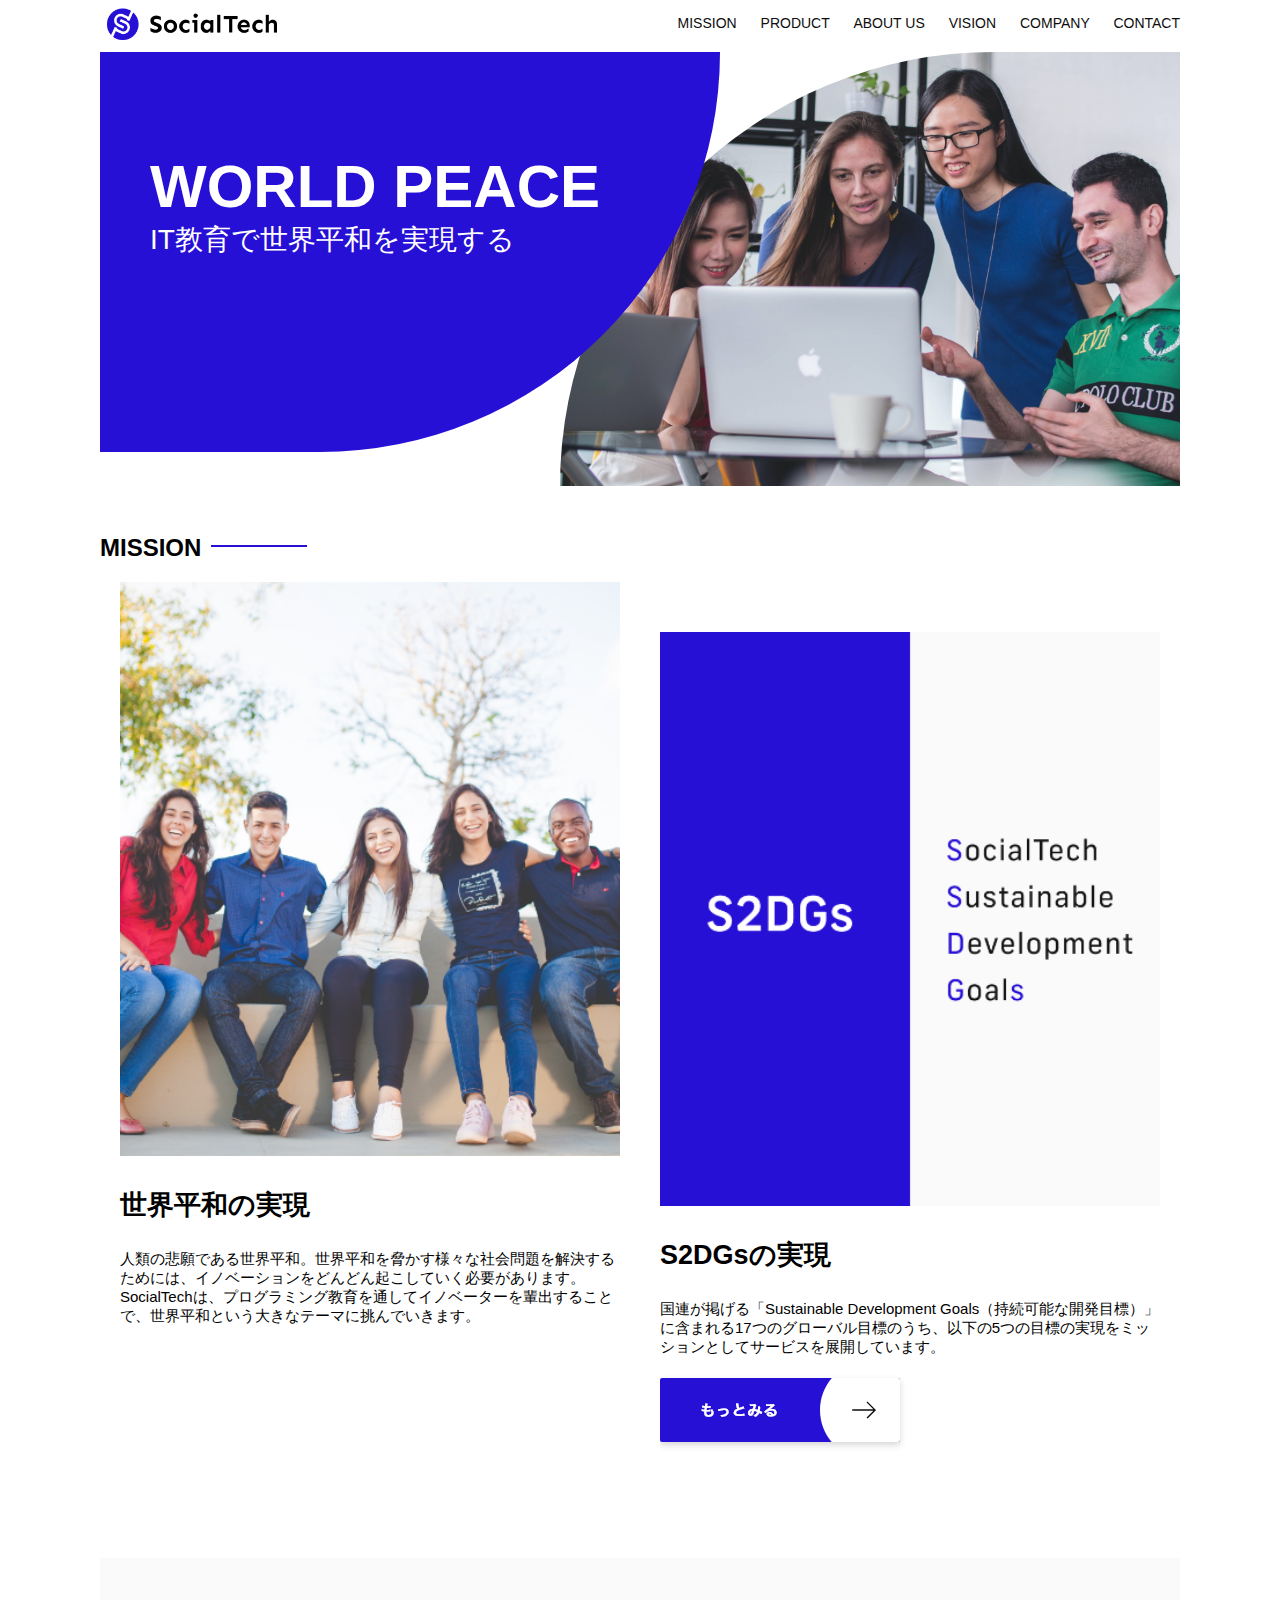
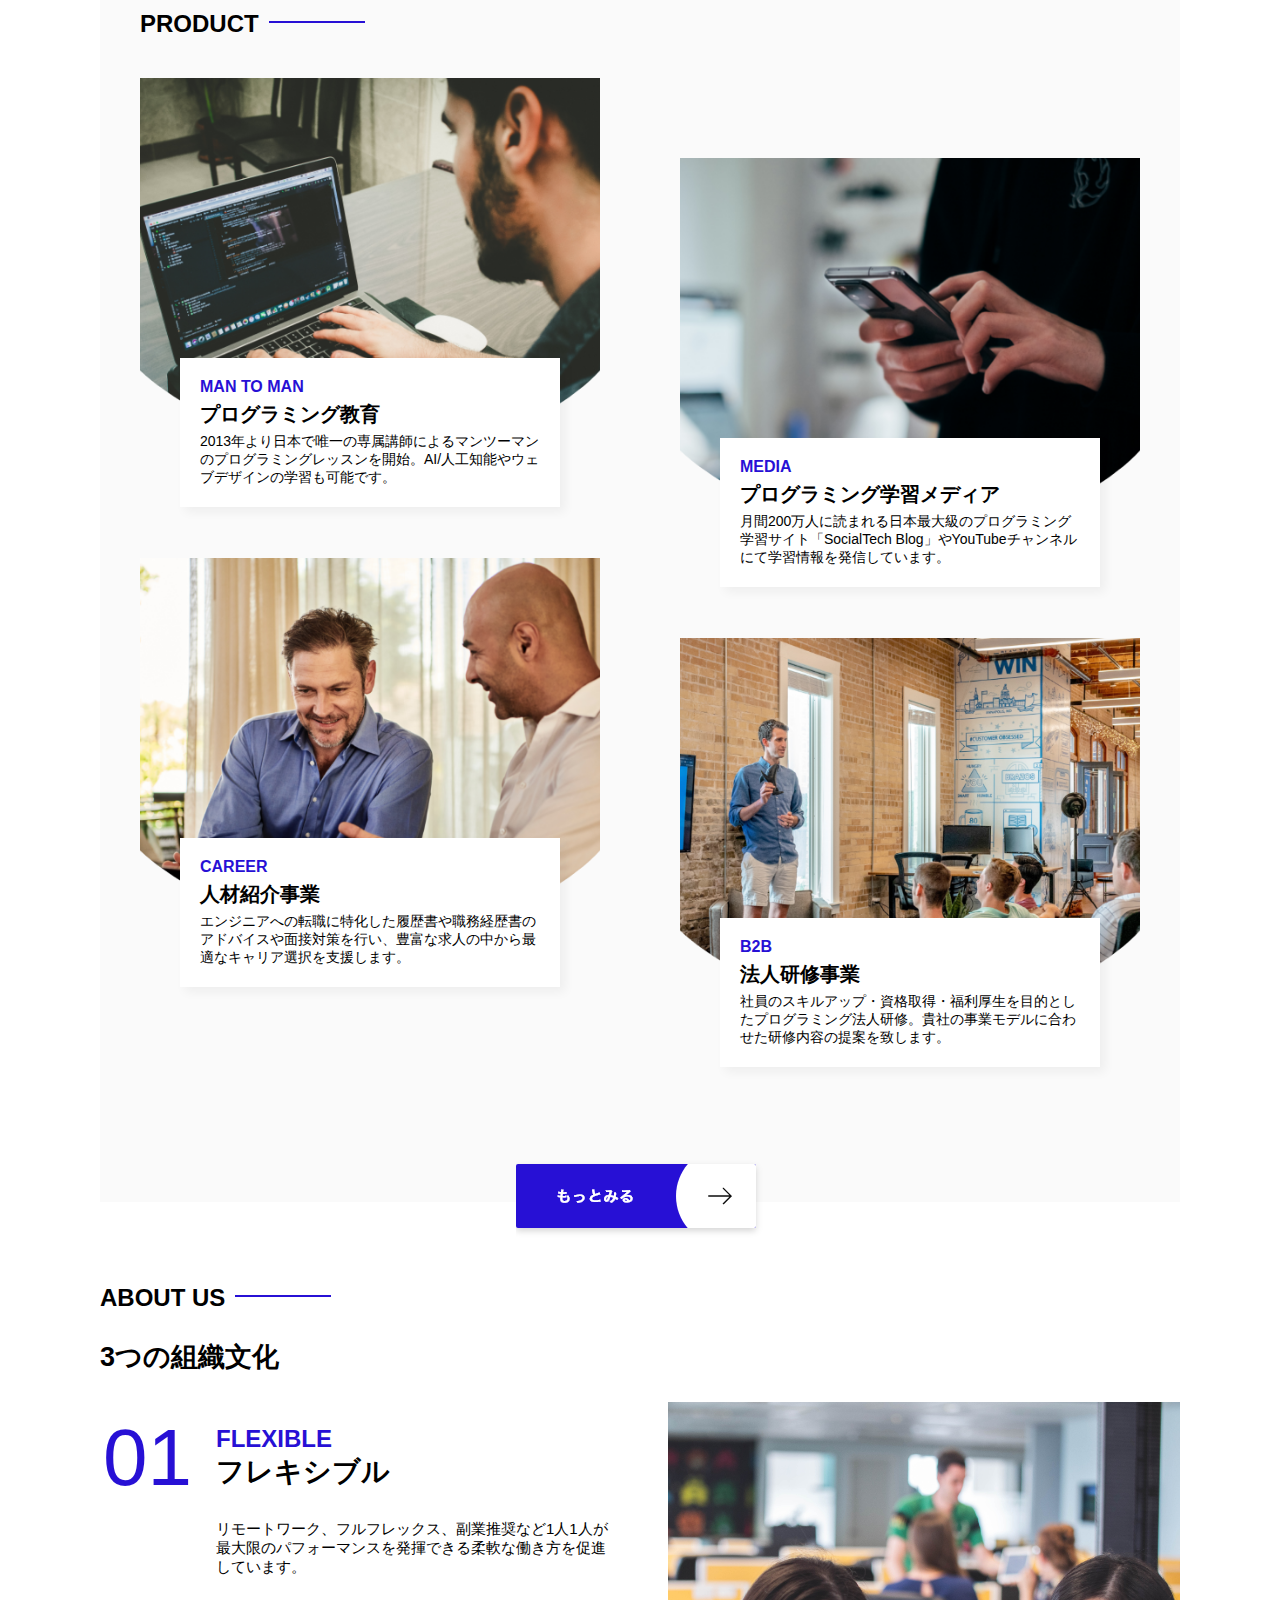
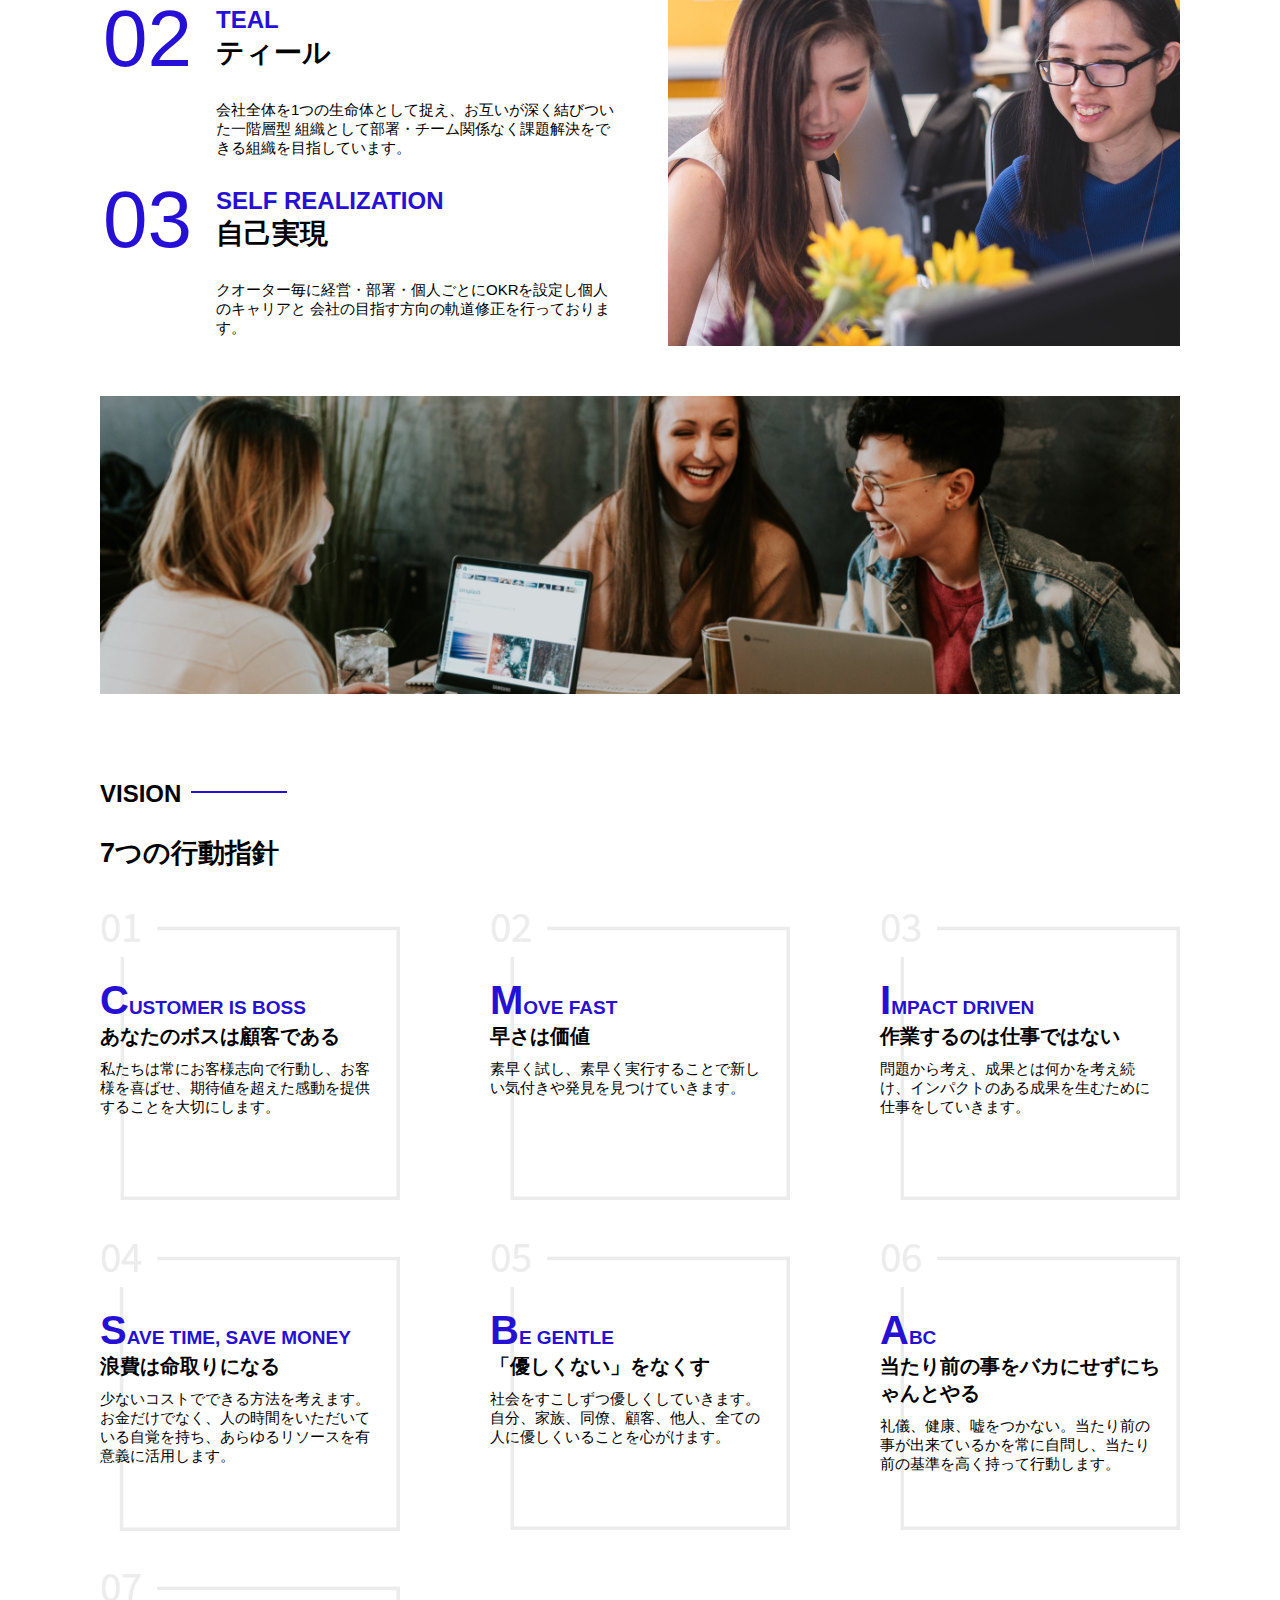
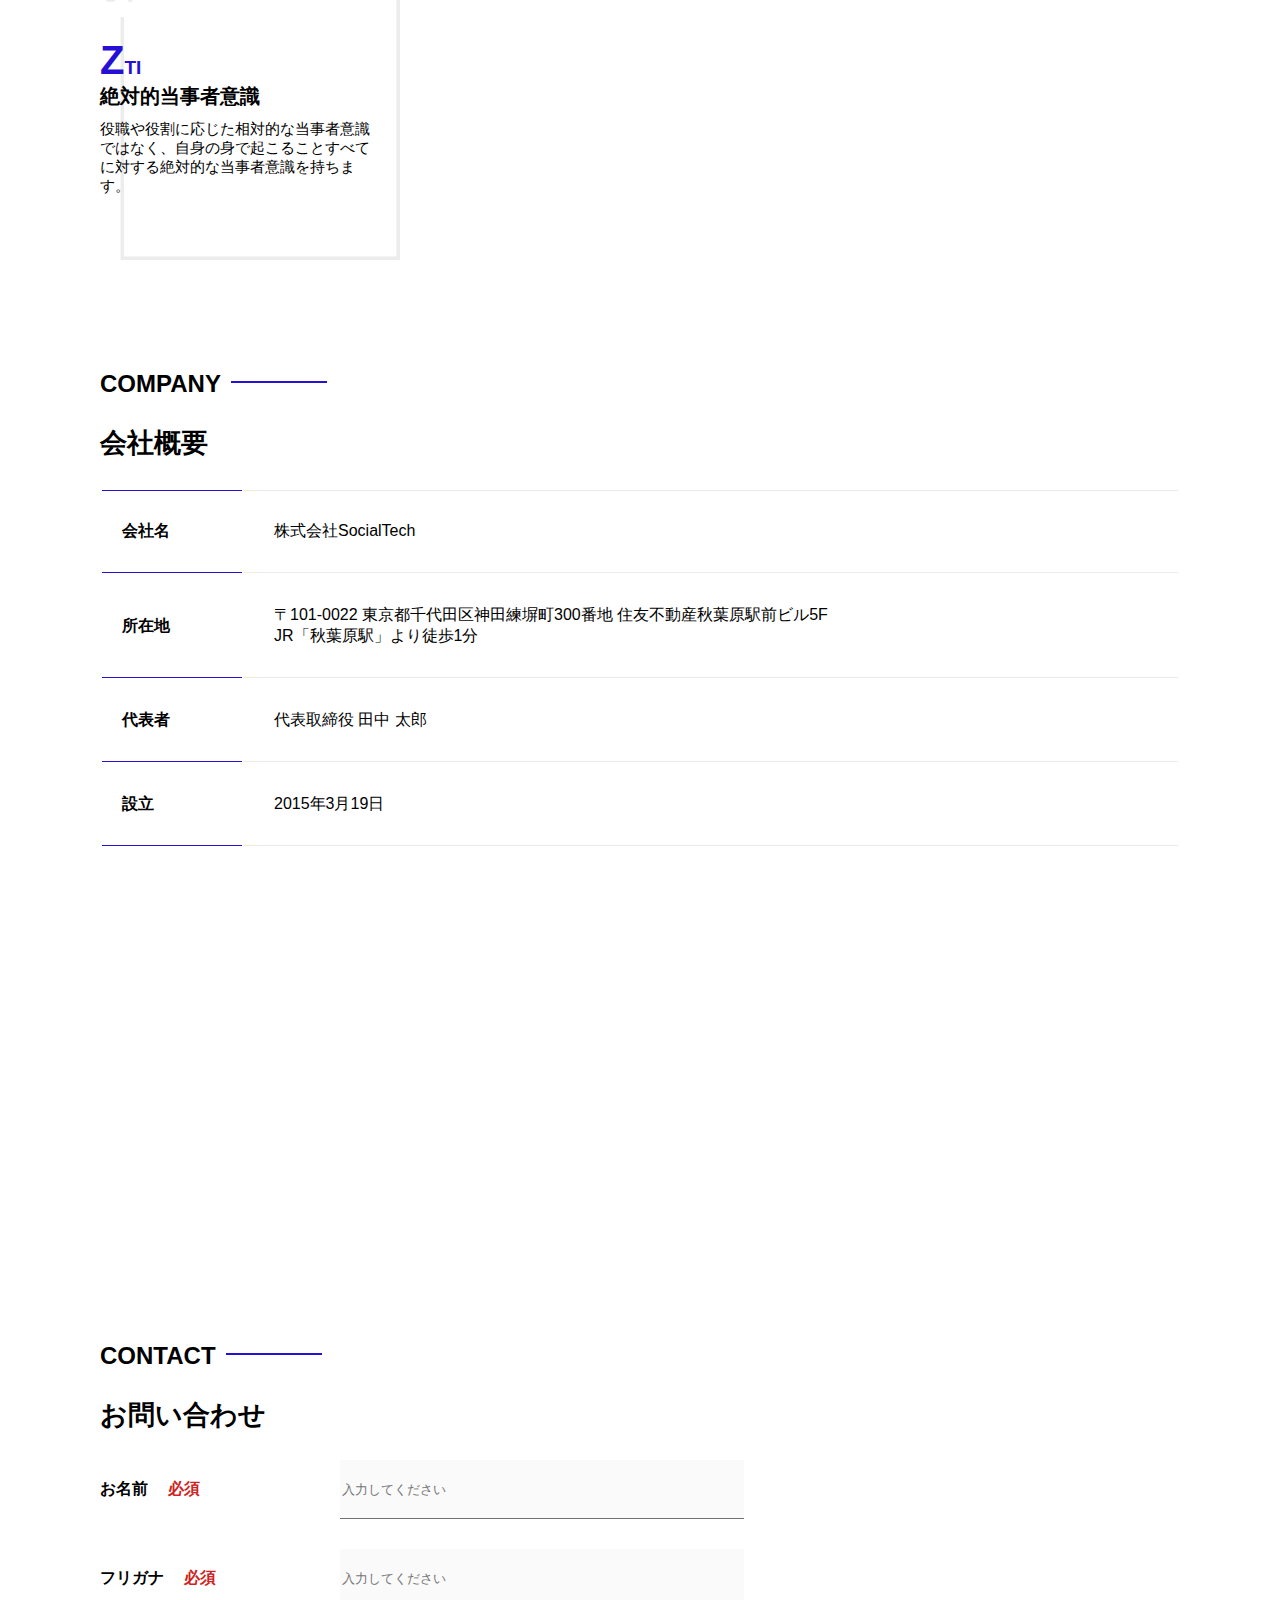
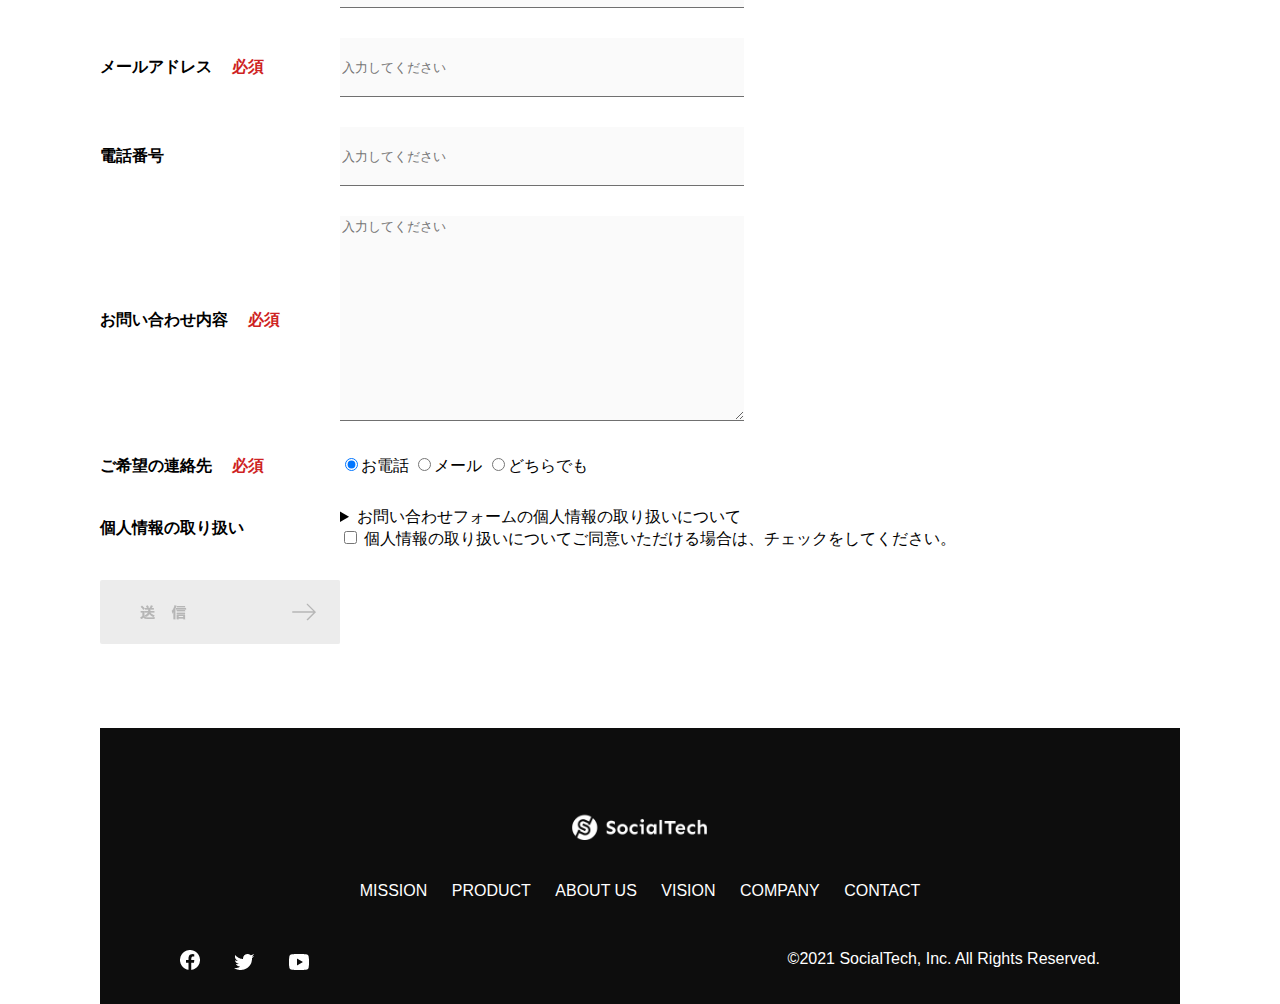
<file: index.html>
<!DOCTYPE html>
  <html>
  <head>
   <title>SocialTech</title>
   <meta charset="UTF-8">
   <meta name="description" content="SocialTechはEdTech業界のリーディングカンパニーを目指します。">
   <meta name="viewport" content="width=device-width, initial-scale=1.0">
   <link rel="stylesheet" href="style.css">
   <style>
    img:not([alt]) {
      border: 10px solid red;
    }
  </style>
  </head>
  <body>
    <!-- ヘッダー -->
   <header>
    <!-- ロゴ -->
    <a href="index.html" id="logo"><img src="images/logo.png" alt="トップページに戻る"></a>
    <!-- PC用ナビゲーション -->
    <nav id="nav-pc">
      <a href="mission.html">MISSION</a>
      <a href="product.html">PRODUCT</a>
      <a href="index.html#aboutus">ABOUT US</a>
      <a href="index.html#vision">VISION</a>
      <a href="index.html#company">COMPANY</a>
      <a href="index.html#contact">CONTACT</a>
    </nav>
    <!-- スマホ用メニューボタン -->
    <img id="menu-sp" src="images/button-menu.png" alt="ナビゲーションを開く" onclick="document.getElementById('nav-sp').style.display = 'block'">
    <!-- スマホ用ナビゲーション -->
    <nav id="nav-sp">
      <img id="close" src="images/button-close.png" alt="ナビゲーションを閉じる" onclick="document.getElementById('nav-sp').style.display = 'none'">
      <a id="logo-sp" href="index.html" onclick="document.getElementById('nav-sp').style.display = 'none'"><img
          src="images/logo-sp.png" alt="トップページに戻る"></a>
      <a class="menu" href="mission.html" onclick="document.getElementById('nav-sp').style.display = 'none'">MISSION</a>
      <a class="menu" href="product.html" onclick="document.getElementById('nav-sp').style.display = 'none'">PRODUCT</a>
      <a class="menu" href="index.html#aboutus" onclick="document.getElementById('nav-sp').style.display = 'none'">ABOUT
        US</a>
      <a class="menu" href="index.html#vision"
        onclick="document.getElementById('nav-sp').style.display = 'none'">VISION</a>
      <a class="menu" href="index.html#company"
        onclick="document.getElementById('nav-sp').style.display = 'none'">COMPANY</a>
      <a class="menu" href="index.html#contact"
        onclick="document.getElementById('nav-sp').style.display = 'none'">CONTACT</a>
      <div id="sns">
        <a href="https://www.facebook.com/sejuku2013"><img src="images/button-facebook.png" alt="Facebookのリンク"></a>
        <a href="https://twitter.com/samuraijuku"><img src="images/button-twitter.png" alt="Twitterのリンク"></a>
        <a href="https://www.youtube.com/channel/UCCFOQO5aDK0xXam4cUQXT8g"><img src="images/button-youtube.png" alt="YouTubeのリンク"></a>
      </div>
    </nav>
  </header>
  <main>
    <article>
      <!-- メインビジュアル -->
      <section id="main-visual">
        <div id="main-message">
          <h1>WORLD PEACE</h1>
          <p>IT教育で世界平和を実現する</p>
      </div>
      <img src="images/index/index-main.png" alt="PCの周りに集まる多国籍の仲間たち">
      </section>
      <!--ミッション-->
      <section id="mission">
        <h2 class="index-h2">MISSION</h2>
       <div id="mission-flex">
         <div>
            <img id="mission-photo" src="images/index/index-mission.png" alt="屋外のベンチで写真を撮影する多国籍の仲間たち">
            <h3>世界平和の実現</h3>
            <p>
              人類の悲願である世界平和。世界平和を脅かす様々な社会問題を解決するためには、イノベーションをどんどん起こしていく必要があります。SocialTechは、プログラミング教育を通してイノベーターを輩出することで、世界平和という大きなテーマに挑んでいきます。
            </p>
         </div>
         <div>
          <img id="s2dgs" src="images/index/s2dgs.png" alt="S2DGs">
             <h3>S2DGsの実現</h3>
             <p>国連が掲げる「Sustainable Development Goals（持続可能な開発目標）」に含まれる17つのグローバル目標のうち、以下の5つの目標の実現をミッションとしてサービスを展開しています。</p>
             <a href="mission.html">
               <img src="images/button-more.png" alt="もっとみる">
             </a>
         </div>
       </div>
     </section>
     <!-- プロダクト -->
     <section id="product">
      <h2 class="index-h2">PRODUCT</h2>
      <div>
        <div id="product-left">
          <div>
            <img class="product-photo" src="images/index/index-mantoman.png" alt="PCでコードを書く男性">
            <div class="product-explain">
              <span>MAN TO MAN</span>
              <h3>プログラミング教育</h3>
              <p>2013年より日本で唯一の専属講師によるマンツーマンのプログラミングレッスンを開始。AI/人工知能やウェブデザインの学習も可能です。</p>
            </div>
          </div>
          <div>
            <img class="product-photo" src="images/index/index-career.png" alt="笑顔で話し合う2人の男性">
            <div class="product-explain">
              <span>CAREER</span>
              <h3>人材紹介事業</h3>
              <p>エンジニアへの転職に特化した履歴書や職務経歴書のアドバイスや面接対策を行い、豊富な求人の中から最適なキャリア選択を支援します。</p>
            </div>
          </div>
        </div>
        <div id="product-right">
          <div>
            <img class="product-photo" src="images/index/index-media.png" alt="スマートフォンを操作する人">
            <div class="product-explain">
              <span>MEDIA</span>
              <h3>プログラミング学習メディア</h3>
              <p>月間200万人に読まれる日本最大級のプログラミング学習サイト「SocialTech Blog」やYouTubeチャンネルにて学習情報を発信しています。</p>
            </div>
          </div>
          <div>
            <img class="product-photo" src="images/index/index-b2b.png" alt="講演中の男性とそれを聴く人々">
            <div class="product-explain">
              <span>B2B</span>
              <h3>法人研修事業</h3>
              <p>社員のスキルアップ・資格取得・福利厚生を目的としたプログラミング法人研修。貴社の事業モデルに合わせた研修内容の提案を致します。</p>
            </div>
          </div>
        </div>
      </div>
      <div>
        <a id="product-more" href="product.html">
          <img src="images/button-more.png" alt="もっとみる">
        </a>
      </div>
        </div>
      </div>
    </section>
     <!---ABOUT US-->
     <section id="aboutus">
      <h2 class="index-h2">ABOUT US</h2>
      <h3>3つの組織文化</h3>
      <div>
        <table class="culture-table">
          <tr>
            <td>
              <span class="culture-num">01</span>
            </td>
            <td>
              <span class="culture-en">FLEXIBLE</span>
              <span class="culture-jp">フレキシブル</span>
            </td>
          </tr>
          <tr>
            <td>
              <!--空のセル-->
            </td>
            <td>
              <p class="culture-description">
                リモートワーク、フルフレックス、副業推奨など1人1人が最大限のパフォーマンスを発揮できる柔軟な働き方を促進しています。
              </p>
            </td>
          </tr>
          <tr>
            <td>
              <span class="culture-num">02</span>
            </td>
            <td>
              <span class="culture-en">TEAL</span>
              <span class="culture-jp">ティール</span>
            </td>
          </tr>
          <tr>
            <td>
              <!--空のセル-->
            </td>
            <td>
              <p class="culture-description">
                会社全体を1つの生命体として捉え、お互いが深く結びついた一階層型
                組織として部署・チーム関係なく課題解決をできる組織を目指しています。
              </p>
            </td>
          </tr>
          <tr>
            <td>
              <span class="culture-num">03</span>
            </td>
            <td>
              <span class="culture-en">SELF REALIZATION</span>
              <span class="culture-jp">自己実現</span>
            </td>
          </tr>
          <tr>
            <td>
              <!--空のセル-->
            </td>
            <td>
              <p class="culture-description">
                クオーター毎に経営・部署・個人ごとにOKRを設定し個人のキャリアと
                会社の目指す方向の軌道修正を行っております。
              </p>
            </td>
          </tr>
        </table>
        <img class="culture-img" src="images/index/index-aboutus1.png" alt="笑顔で話し合う2人の女性">
      </div>
      <img class="culture-img2" src="images/index/index-aboutus2.png" alt="笑顔で話し合う3人の男女">
    </section>
    <!-- VISION -->
    <section id="vision">
      <h2 class="index-h2">VISION</h2>
      <h3>7つの行動指針</h3>
      <div>
        <div class="vision-box">
          <img src="images/index/vision-01.png" alt="01">
          <span>
            <h4>CUSTOMER IS BOSS</h4>
            <h5>あなたのボスは顧客である</h5>
            <p>私たちは常にお客様志向で行動し、お客様を喜ばせ、期待値を超えた感動を提供することを大切にします。</p>
          </span>
        </div>
        <div class="vision-box">
          <img src="images/index/vision-02.png" alt="02">
          <span>
            <h4>MOVE FAST</h4>
            <h5>早さは価値</h5>
            <p>素早く試し、素早く実行することで新しい気付きや発見を見つけていきます。</p>
          </span>
        </div>
        <div class="vision-box">
          <img src="images/index/vision-03.png" alt="03">
          <span>
            <h4>IMPACT DRIVEN</h4>
            <h5>作業するのは仕事ではない</h5>
            <p>問題から考え、成果とは何かを考え続け、インパクトのある成果を生むために仕事をしていきます。</p>
          </span>
        </div>
        <div class="vision-box">
          <img src="images/index/vision-04.png" alt="04">
          <span>
            <h4>SAVE TIME, SAVE MONEY</h4>
            <h5>浪費は命取りになる</h5>
            <p>少ないコストでできる方法を考えます。お金だけでなく、人の時間をいただいている自覚を持ち、あらゆるリソースを有意義に活用します。</p>
          </span>
        </div>
        <div class="vision-box">
          <img src="images/index/vision-05.png" alt="05">
          <span>
            <h4>BE GENTLE</h4>
            <h5>「優しくない」をなくす</h5>
            <p>社会をすこしずつ優しくしていきます。自分、家族、同僚、顧客、他人、全ての人に優しくいることを心がけます。</p>
          </span>
        </div>
        <div class="vision-box">
          <img src="images/index/vision-06.png" alt="06">
          <span>
            <h4>ABC</h4>
            <h5>当たり前の事をバカにせずにちゃんとやる</h5>
            <p>礼儀、健康、嘘をつかない。当たり前の事が出来ているかを常に自問し、当たり前の基準を高く持って行動します。</p>
          </span>
        </div>
        <div class="vision-box">
          <img src="images/index/vision-07.png" alt="07">
          <span>
            <h4>ZTI</h4>
            <h5>絶対的当事者意識</h5>
            <p>役職や役割に応じた相対的な当事者意識ではなく、自身の身で起こることすべてに対する絶対的な当事者意識を持ちます。</p>
          </span>
        </div>
      </div>
    </section>

    <!-- COMPANY -->
    <section id="company">
      <h2 class="index-h2">COMPANY</h2>
      <h3>会社概要</h3>
      <table id="company-table">
        <tr>
          <th class="tableheader-first">会社名</th>
          <td class="cell-first">株式会社SocialTech</td>
        </tr>
        <tr>
          <th class="tableheader">所在地</th>
          <td class="cell">〒101-0022 東京都千代田区神田練塀町300番地 住友不動産秋葉原駅前ビル5F<br>JR「秋葉原駅」より徒歩1分</td>
        </tr>
        <tr>
          <th class="tableheader">代表者</th>
          <td class="cell">代表取締役 田中 太郎</td>
        </tr>
        <tr>
          <th class="tableheader">設立</th>
          <td class="cell">2015年3月19日</td>
        </tr>
      </table>
      <iframe
           src="https://www.google.com/maps/embed?pb=!1m18!1m12!1m3!1d3240.0688551336807!2d139.7720776771055!3d35.69992317258124!2m3!1f0!2f0!3f0!3m2!1i1024!2i768!4f13.1!3m3!1m2!1s0x60188fee13660e23%3A0x77137876edf742ac!2z5L2P5Y-L5LiN5YuV55Sj56eL6JGJ5Y6f6aeF5YmN44OT44Or!5e0!3m2!1sja!2sjp!4v1704858013291!5m2!1sja!2sjp"
           style="border:0;" allowfullscreen="" loading="lazy">
         </iframe>
    </section>
    <!-- お問い合わせフォーム -->
    <section id="contact">
      <h2 class="index-h2">CONTACT</h2>
      <h3>お問い合わせ</h3>
      <form>
        <div>
          <div class="contact-heading">
            <label class="contact-label">お名前<span class="contact-span">必須</span></label>
          </div>
          <div>
            <input type="text" name="name" placeholder="入力してください" class="contact-textbox">
          </div>
        </div>
        <div>
          <div class="contact-heading">
            <label class="contact-label">フリガナ<span class="contact-span">必須</span></label>
          </div>
          <div>
            <input type="text" name="hurigana" placeholder="入力してください" class="contact-textbox">
          </div>
        </div>
        <div>
          <div class="contact-heading">
            <label class="contact-label">メールアドレス<span class="contact-span">必須</span></label>
          </div>
          <div>
            <input type="text" name="email" placeholder="入力してください" class="contact-textbox">
          </div>
        </div>
        <div>
          <div class="contact-heading">
            <label class="contact-label">電話番号</label>
          </div>
          <div>
            <input type="text" name="tel" placeholder="入力してください" class="contact-textbox">
          </div>
        </div>
        <div>
          <div class="contact-heading">
            <label class="contact-label">お問い合わせ内容<span class="contact-span">必須</span></label>
          </div>
          <div>
            <textarea class="contact-textarea" placeholder="入力してください" name="message"></textarea>
          </div>
        </div>
        <div>
          <div class="contact-heading">
            <label class="contact-label">ご希望の連絡先<span class="contact-span">必須</span></label>
          </div>
          <div>
            <input class="radiobutton" type="radio" value="tel" name="contact" checked><label>お電話</label>
            <input class="radiobutton" type="radio" value="mail" name="contact"><label>メール</label>
            <input class="radiobutton" type="radio" value="both" name="contact"><label>どちらでも</label>
          </div>
        </div>
        <div>
          <div class="contact-heading">
            <label class="contact-label">個人情報の取り扱い</label>
          </div>
          <div>
            <details>
              <summary>お問い合わせフォームの個人情報の取り扱いについて</summary>
              <div>
                <span>１．組織の名称又は氏名</span><br>
                株式会社SocialTech<br><br>
                <span>２．個人情報保護管理者（若しくはその代理人）の氏名又は職名、所属及び連絡先
                  鈴木 一郎 コーポレート部</span><br>
                メールアドレス：samurai@example.com<br>
                TEL：03-1234-5678<br>
                <span>３．個人情報の利用目的</span><br>
                ・本サービス及び本サービスに関連する情報の提供又はそれらに関する連絡のため<br>
                ・ユーザーの本人確認のため<br>
                ・当社サービスのご案内のため<br>
                ・当社の商品等の広告または宣伝（電子メールによるものを含むものとします。）<br><br>
                <span>４．個人情報の取り扱い業務の委託</span><br>
                個人情報の取扱業務の全部または一部を外部に業務委託する場合があります。<br>
                その際、弊社は、個人情報を適切に保護できる管理体制を敷き実行していることを条件として<br>
                委託先を厳選したうえで、機密保持契約を委託先と締結し、お客様の個人情報を厳密に管理させます。<br><br>
                <span>５．個人情報の開示等の請求</span><br>
                お客様は、弊社に対してご自身の個人情報の開示等（利用目的の通知、開示、内容の訂正・追加・削除、利用の停止または消去、第三者への提供の停止）に関して、当社問合わせ窓口に申し出ることができます。<br>
                その際、弊社はお客様ご本人を確認させていただいたうえで、合理的な期間内に対応いたします。<br><br>
                なお、個人情報に関する弊社問合わせ先は、次の通りです。<br><br>
                株式会社SocialTech　個人情報問合せ窓口<br>
                〒101-0022 東京都千代田区神田練塀町300番地 住友不動産秋葉原駅前ビル5F<br>
                メールアドレス：samurai@example.com　TEL：03-1234-5678<br><br>
                <span>６．個人情報を提供されることの任意性について</span><br><br>
                お客様がご自身の個人情報を弊社に提供されるか否かは、お客様のご判断によりますが、もしご提供されない場合には、適切なサービスが提供できない場合がありますので予めご了承ください。
              </div>
            </details>
            <input type="checkbox" name="agree">
            <span>個人情報の取り扱いについてご同意いただける場合は、チェックをしてください。</span>
          </div>
        </div>
        <input type="image" src="images/button-submit.png" alt="送信する">
      </form>
    </section>
    </article>
  </main>
  </body>
  <footer>
    <div id="footer-logo">
      <img src="images/logo-sp.png" alt="SocialTech">
    </div>
    <div id="footer-link">
      <a href="mission.html">MISSION</a>
      <a href="product.html">PRODUCT</a>
      <a href="index.html#aboutus">ABOUT US</a>
      <a href="index.html#vision">VISION</a>
      <a href="index.html#company">COMPANY</a>
      <a href="index.html#contact">CONTACT</a>
    </div>
    <div id="sns-footer">
      <a href="https://www.facebook.com/sejuku2013"><img src="images/button-facebook.png" alt="Facebookのリンク"></a>
      <a href="https://twitter.com/samuraijuku"><img src="images/button-twitter.png" alt="Twitterのリンク"></a>
      <a href="https://www.youtube.com/channel/UCCFOQO5aDK0xXam4cUQXT8g"><img src="images/button-youtube.png" alt="YouTubeのリンク"></a>
      <span id="copyright">&copy;2021 SocialTech, Inc. All Rights Reserved. </span>
    </div>
  </footer>
  </html>
</file>
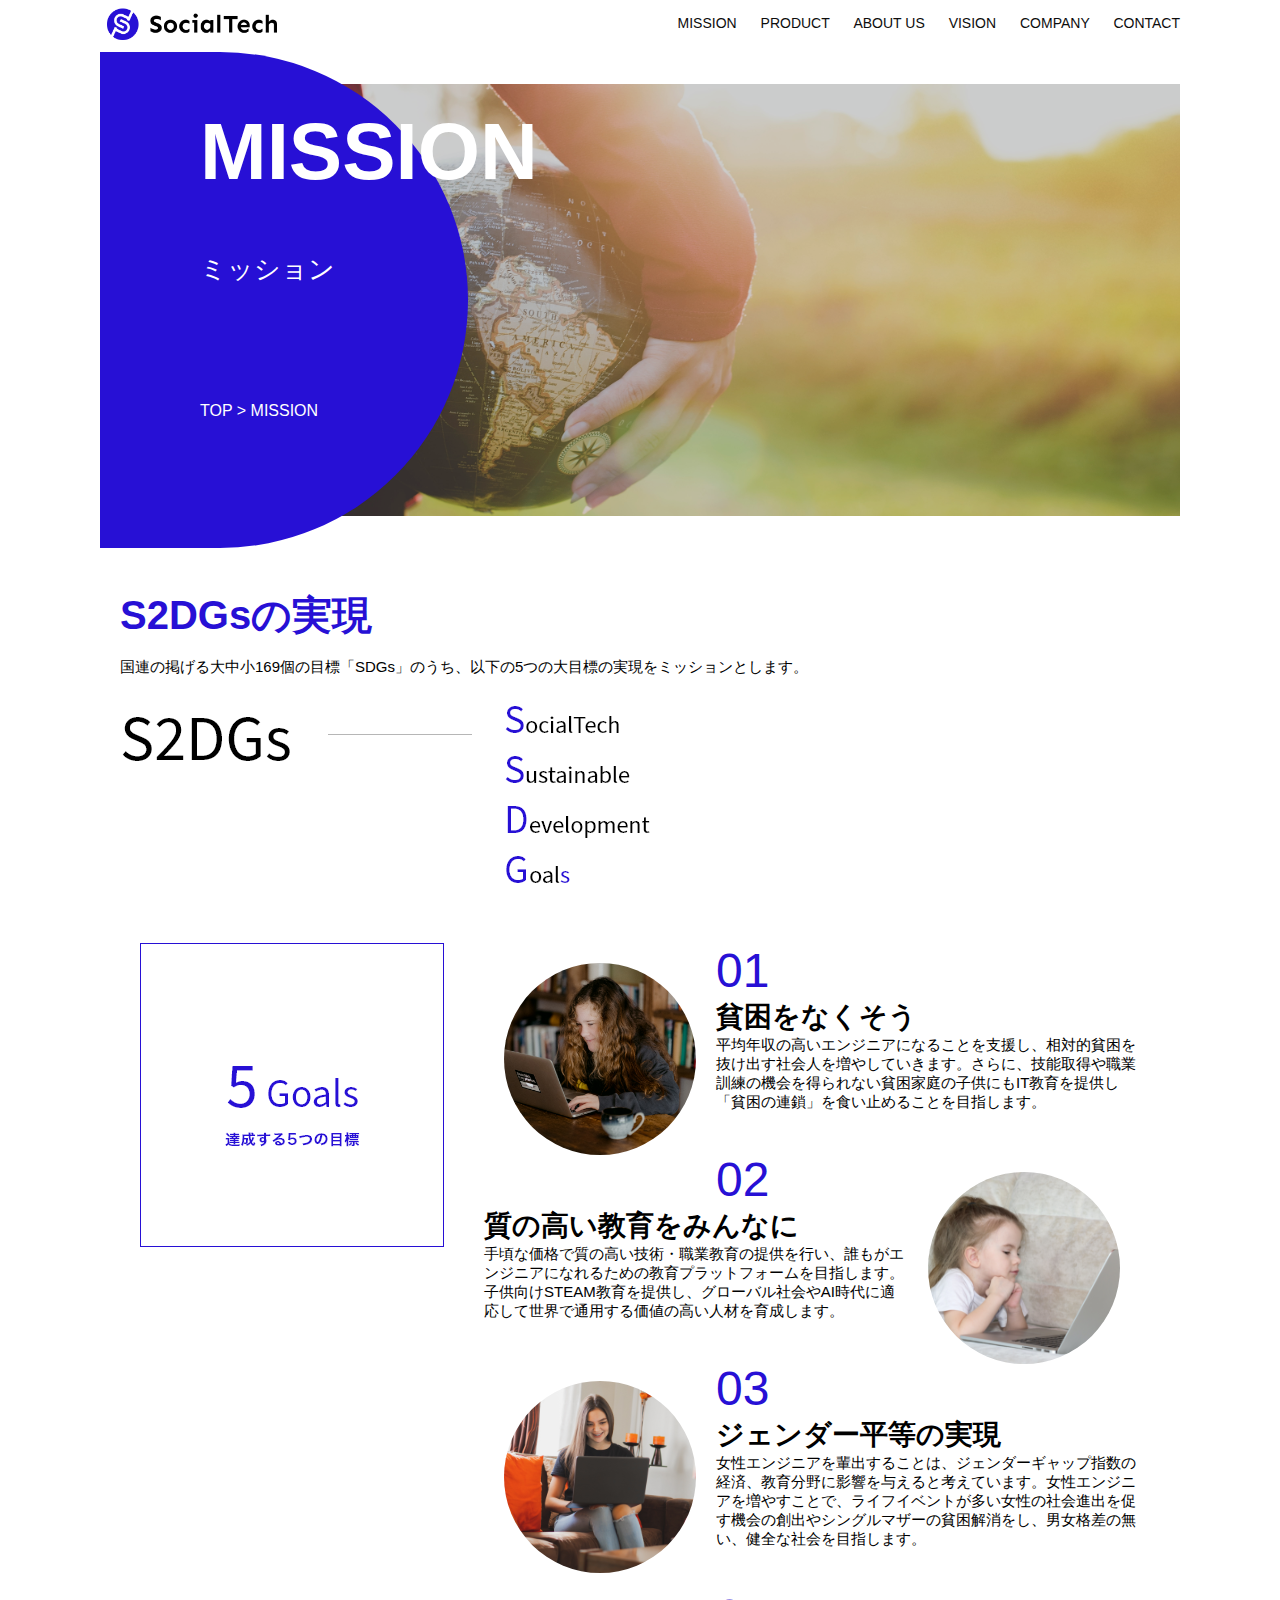
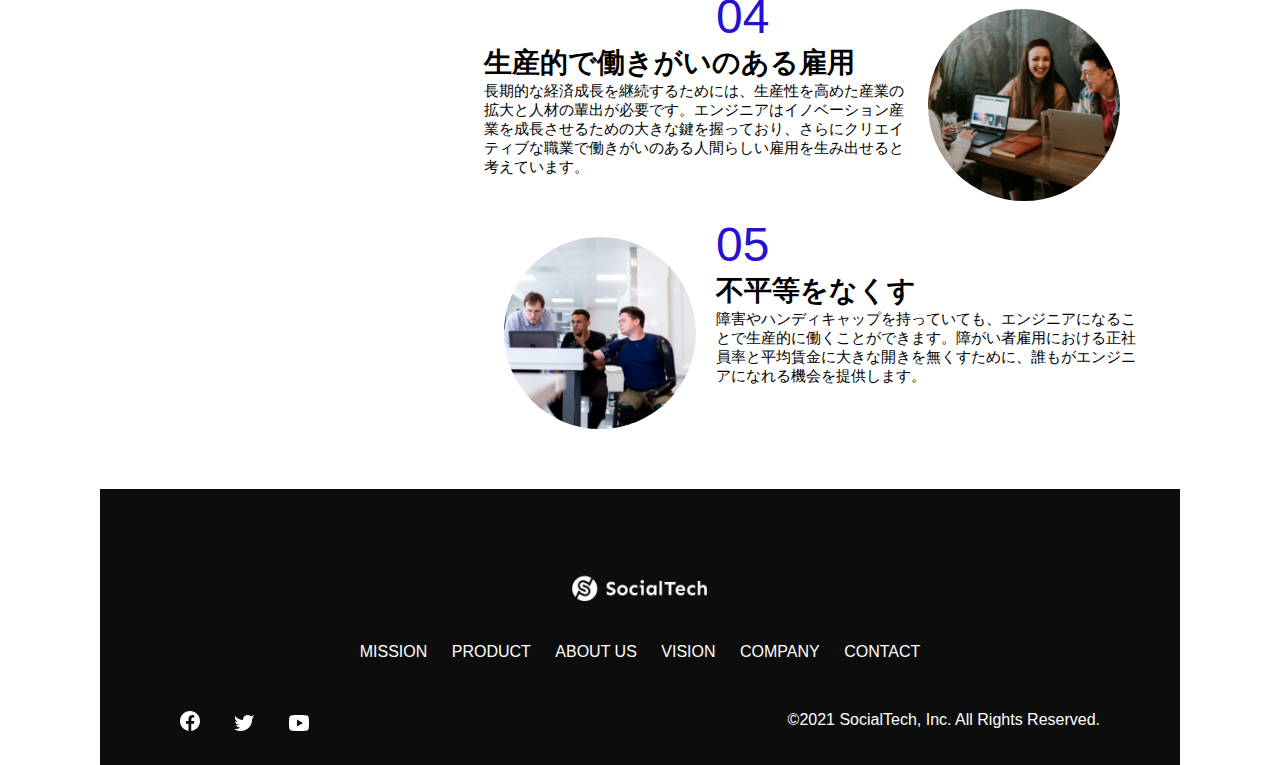
<file: mission.html>
<!DOCTYPE html>
<html>
<head>
  <title>SocialTech - MISSION ミッション -</title>
  <meta charset="UTF-8">
  <meta name="description" content="SocialTechが目指す5つの目標（S2DGs）を紹介します">
  <meta name="viewport" content="width=device-width, initial-scale=1.0">
  <link rel="stylesheet" href="style.css">
</head>

<body>
  <!-- ヘッダー -->
  <header>
    <!-- ロゴ -->
    <a href="index.html" id="logo"><img src="images/logo.png" alt="トップページに戻る"></a>

    <!-- PC用ナビゲーション -->
    <nav id="nav-pc">
      <a href="mission.html">MISSION</a>
      <a href="product.html">PRODUCT</a>
      <a href="index.html#aboutus">ABOUT US</a>
      <a href="index.html#vision">VISION</a>
      <a href="index.html#company">COMPANY</a>
      <a href="index.html#contact">CONTACT</a>
    </nav>

    <!-- スマホ用メニューボタン -->
    <img id="menu-sp" src="images/button-menu.png" alt="ナビゲーションを開く" onclick="document.getElementById('nav-sp').style.display = 'block'">

    <!-- スマホ用ナビゲーション -->
    <nav id="nav-sp">
      <img id="close" src="images/button-close.png" alt="ナビゲーションを閉じる" onclick="document.getElementById('nav-sp').style.display = 'none'">
      <a id="logo-sp" href="index.html" onclick="document.getElementById('nav-sp').style.display = 'none'"><img
          src="images/logo-sp.png" alt="トップページに戻る"></a>
      <a class="menu" href="mission.html" onclick="document.getElementById('nav-sp').style.display = 'none'">MISSION</a>
      <a class="menu" href="product.html" onclick="document.getElementById('nav-sp').style.display = 'none'">PRODUCT</a>
      <a class="menu" href="index.html#aboutus" onclick="document.getElementById('nav-sp').style.display = 'none'">ABOUT
        US</a>
      <a class="menu" href="index.html#vision"
        onclick="document.getElementById('nav-sp').style.display = 'none'">VISION</a>
      <a class="menu" href="index.html#company"
        onclick="document.getElementById('nav-sp').style.display = 'none'">COMPANY</a>
      <a class="menu" href="index.html#contact"
        onclick="document.getElementById('nav-sp').style.display = 'none'">CONTACT</a>
      <div id="sns">
        <a href="https://www.facebook.com/sejuku2013"><img src="images/button-facebook.png" alt="Facebookのリンク"></a>
        <a href="https://twitter.com/samuraijuku"><img src="images/button-twitter.png" alt="Twitterのリンク"></a>
        <a href="https://www.youtube.com/channel/UCCFOQO5aDK0xXam4cUQXT8g"><img src="images/button-youtube.png" alt="YouTubeのリンク"></a>
      </div>
    </nav>
  </header>
  <main>
    <article>
      <section id="mission-main">
        <div id="mission-title">
          <h1>MISSION</h1>
          <span>ミッション</span>
          <div>TOP > MISSION</div>
        </div>
      </section>
      <section id="mission-s2dgs">
        <h2 class="mission-h2">S2DGsの実現</h2>
        <p>国連の掲げる大中小169個の目標「SDGs」のうち、以下の5つの大目標の実現をミッションとします。</p>
        <img src="images/mission/mission-s2dgs.png" alt="S2DGs">
      </section>
      <section id="mission-5goals">
        <div>
          <img id="s2dgs-image" src="images/mission/mission-5goals.png" alt="5Goals">
        </div>
        <div>
          <div>
            <img class="fivegoals-image-left" src="images/mission/mission-5goals01.png" alt="PCを操作する女の子">
            <span class="fivegoals-number">01</span>
            <h3 class="fivegoals-h3">貧困をなくそう</h3>
            <p class="fivegoals-p">
              平均年収の高いエンジニアになることを支援し、相対的貧困を抜け出す社会人を増やしていきます。さらに、技能取得や職業訓練の機会を得られない貧困家庭の子供にもIT教育を提供し「貧困の連鎖」を食い止めることを目指します。
            </p>
          </div>
  
          <div>
            <img class="fivegoals-image-right" src="images/mission/mission-5goals02.png" alt="PCを見つめる小さい女の子">
            <span class="fivegoals-number">02</span>
            <h3 class="fivegoals-h3">質の高い教育をみんなに</h3>
            <p class="fivegoals-p">
              手頃な価格で質の高い技術・職業教育の提供を行い、誰もがエンジニアになれるための教育プラットフォームを目指します。子供向けSTEAM教育を提供し、グローバル社会やAI時代に適応して世界で通用する価値の高い人材を育成します。
            </p>
          </div>
  
          <div>
            <img class="fivegoals-image-left" src="images/mission/mission-5goals03.png" alt="PCを操作する女性">
            <span class="fivegoals-number">03</span>
            <h3 class="fivegoals-h3">ジェンダー平等の実現</h3>
            <p class="fivegoals-p">
              女性エンジニアを輩出することは、ジェンダーギャップ指数の経済、教育分野に影響を与えると考えています。女性エンジニアを増やすことで、ライフイベントが多い女性の社会進出を促す機会の創出やシングルマザーの貧困解消をし、男女格差の無い、健全な社会を目指します。
            </p>
          </div>
  
          <div>
            <img class="fivegoals-image-right" src="images/mission/mission-5goals04.png" alt="笑顔で話し合う3人の男女">
            <span class="fivegoals-number">04</span>
            <h3 class="fivegoals-h3">生産的で働きがいのある雇用</h3>
            <p class="fivegoals-p">
              長期的な経済成長を継続するためには、生産性を高めた産業の拡大と人材の輩出が必要です。エンジニアはイノベーション産業を成長させるための大きな鍵を握っており、さらにクリエイティブな職業で働きがいのある人間らしい雇用を生み出せると考えています。
            </p>
          </div>
  
          <div>
            <img class="fivegoals-image-left" src="images/mission/mission-5goals05.png" alt="障害を持つ男性が生き生きと働く様子">
            <span class="fivegoals-number">05</span>
            <h3 class="fivegoals-h3">不平等をなくす</h3>
            <p class="fivegoals-p">
              障害やハンディキャップを持っていても、エンジニアになることで生産的に働くことができます。障がい者雇用における正社員率と平均賃金に大きな開きを無くすために、誰もがエンジニアになれる機会を提供します。
            </p>
          </div>
        </div>
      </section>





    </article>
    <footer>
      <div id="footer-logo">
        <img src="images/logo-sp.png" alt="SocialTech">
      </div>
      <div id="footer-link">
        <a href="mission.html">MISSION</a>
        <a href="product.html">PRODUCT</a>
        <a href="index.html#aboutus">ABOUT US</a>
        <a href="index.html#vision">VISION</a>
        <a href="index.html#company">COMPANY</a>
        <a href="index.html#contact">CONTACT</a>
      </div>
      <div id="sns-footer">
        <a href="https://www.facebook.com/sejuku2013"><img src="images/button-facebook.png" alt="Facebookのリンク"></a>
        <a href="https://twitter.com/samuraijuku"><img src="images/button-twitter.png" alt="Twitterのリンク"></a>
        <a href="https://www.youtube.com/channel/UCCFOQO5aDK0xXam4cUQXT8g"><img src="images/button-youtube.png" alt="YouTubeのリンク"></a>
        <span id="copyright">&copy;2021 SocialTech, Inc. All Rights Reserved. </span>
      </div>
    </footer>
  </main>
</body>

</html>
</file>
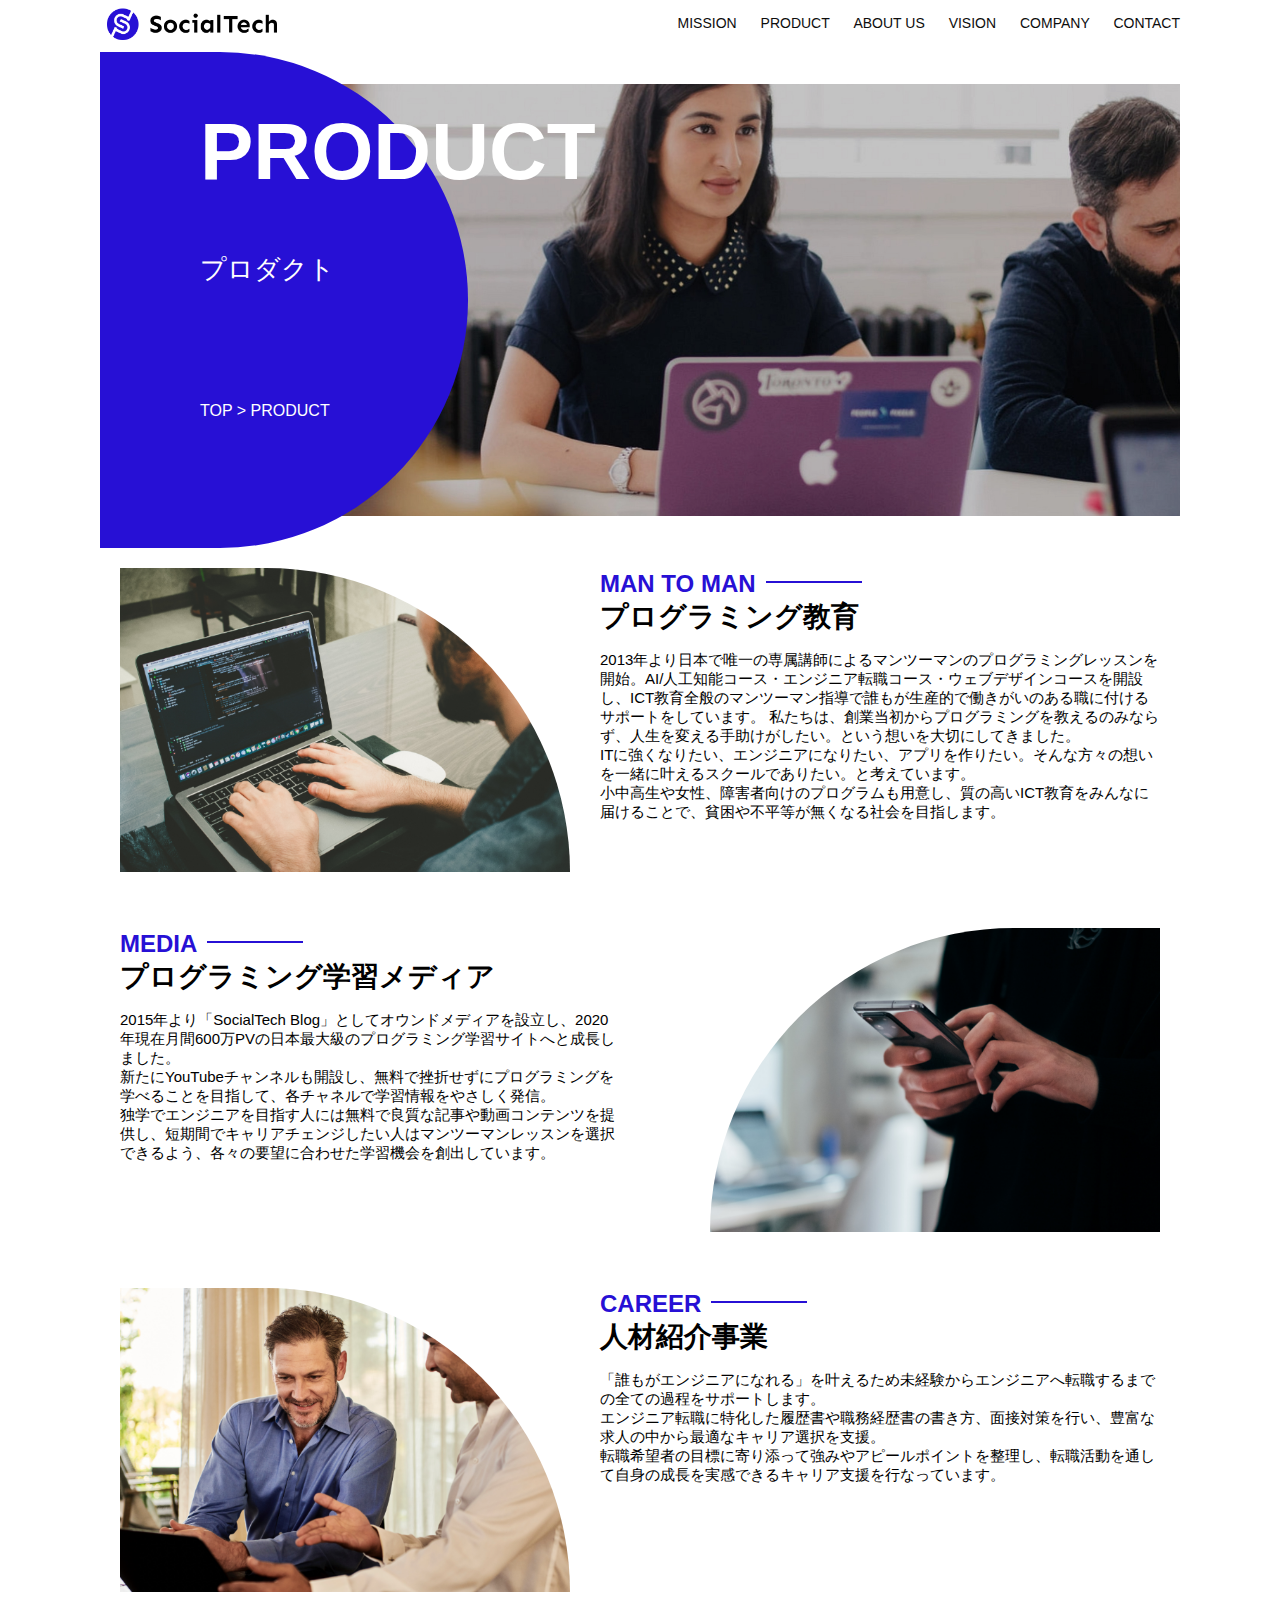
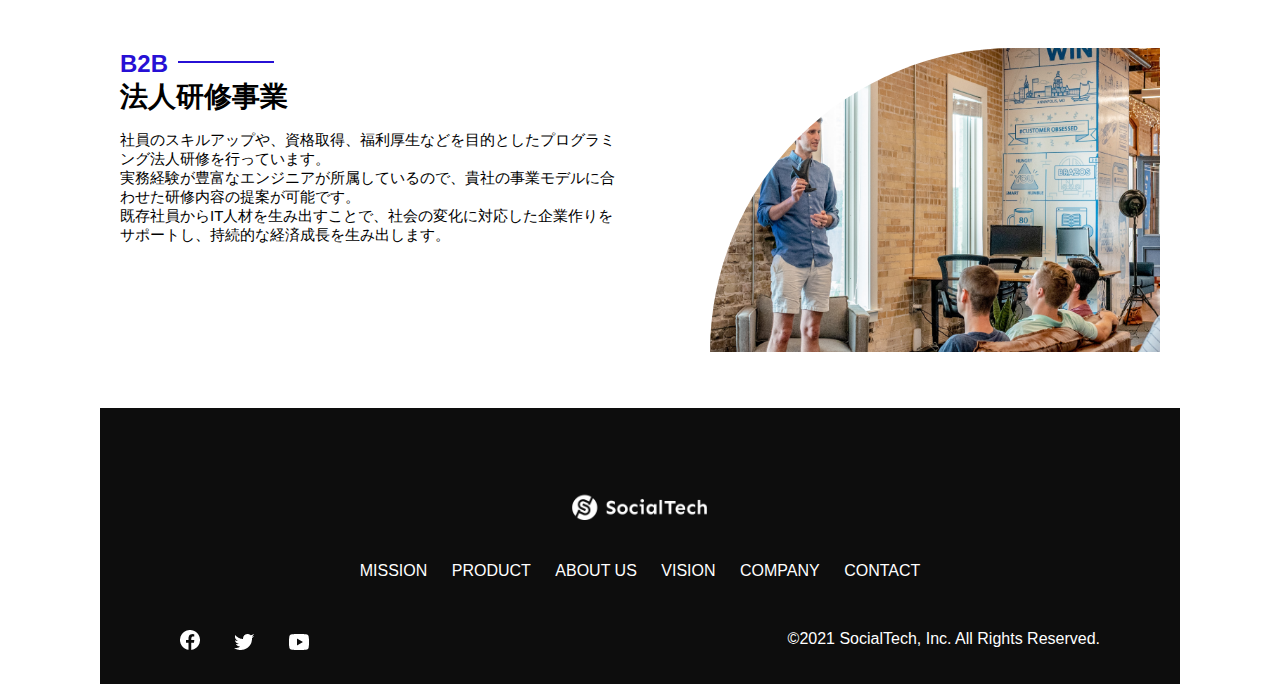
<file: product.html>
<!DOCTYPE html>
<html>
<head>
  <title>SocialTech -PRODUCT プロダクト-</title>
  <meta charset="UTF-8">
  <meta name="description" content="SocialTechの4つのプロダクトを紹介します">
  <meta name="viewport" content="width=device-width, initial-scale=1.0">
  <link rel="stylesheet" href="style.css">
</head>

<body>
  <!-- ヘッダー -->
  <header>
    <!-- ロゴ -->
    <a href="index.html" id="logo"><img src="images/logo.png" alt="トップページに戻る"></a>

    <!-- PC用ナビゲーション -->
    <nav id="nav-pc">
      <a href="mission.html">MISSION</a>
      <a href="product.html">PRODUCT</a>
      <a href="index.html#aboutus">ABOUT US</a>
      <a href="index.html#vision">VISION</a>
      <a href="index.html#company">COMPANY</a>
      <a href="index.html#contact">CONTACT</a>
    </nav>

    <!-- スマホ用メニューボタン -->
    <img id="menu-sp" src="images/button-menu.png" alt="ナビゲーションを開く" onclick="document.getElementById('nav-sp').style.display = 'block'">

    <!-- スマホ用ナビゲーション -->
    <nav id="nav-sp">
      <img id="close" src="images/button-close.png" alt="ナビゲーションを閉じる" onclick="document.getElementById('nav-sp').style.display = 'none'">
      <a id="logo-sp" href="index.html" onclick="document.getElementById('nav-sp').style.display = 'none'"><img
          src="images/logo-sp.png" alt="トップページに戻る"></a>
      <a class="menu" href="mission.html" onclick="document.getElementById('nav-sp').style.display = 'none'">MISSION</a>
      <a class="menu" href="product.html" onclick="document.getElementById('nav-sp').style.display = 'none'">PRODUCT</a>
      <a class="menu" href="index.html#aboutus" onclick="document.getElementById('nav-sp').style.display = 'none'">ABOUT
        US</a>
      <a class="menu" href="index.html#vision"
        onclick="document.getElementById('nav-sp').style.display = 'none'">VISION</a>
      <a class="menu" href="index.html#company"
        onclick="document.getElementById('nav-sp').style.display = 'none'">COMPANY</a>
      <a class="menu" href="index.html#contact"
        onclick="document.getElementById('nav-sp').style.display = 'none'">CONTACT</a>
      <div id="sns">
        <a href="https://www.facebook.com/sejuku2013"><img src="images/button-facebook.png" alt="Facebookのリンク"></a>
        <a href="https://twitter.com/samuraijuku"><img src="images/button-twitter.png" alt="Twitterのリンク"></a>
        <a href="https://www.youtube.com/channel/UCCFOQO5aDK0xXam4cUQXT8g"><img src="images/button-youtube.png" alt="YouTubeのリンク"></a>
      </div>
    </nav>
  </header>
  <main>
    <article>
      <section id="product-main">
        <div id="product-title">
          <h1>PRODUCT</h1>
          <span>プロダクト</span>
          <div>TOP > PRODUCT</div>
        </div>
      </section>
      <section class="product-section1">
        <img src="images/product/product-mantoman.png" alt="PCでコードを書く男性">
        <div>
          <h2 class="product-h2">MAN TO MAN</h2>
          <h3 class="product-h3">プログラミング教育</h3>
          <p>
            2013年より日本で唯一の専属講師によるマンツーマンのプログラミングレッスンを開始。AI/人工知能コース・エンジニア転職コース・ウェブデザインコースを開設し、ICT教育全般のマンツーマン指導で誰もが生産的で働きがいのある職に付けるサポートをしています。
            私たちは、創業当初からプログラミングを教えるのみならず、人生を変える手助けがしたい。という想いを大切にしてきました。<br>ITに強くなりたい、エンジニアになりたい、アプリを作りたい。そんな方々の想いを一緒に叶えるスクールでありたい。と考えています。<br>小中高生や女性、障害者向けのプログラムも用意し、質の高いICT教育をみんなに届けることで、貧困や不平等が無くなる社会を目指します。
          </p>
        </div>
      </section>
      <section class="product-section2">
        <div>
          <h2 class="product-h2">MEDIA</h2>
          <h3 class="product-h3">プログラミング学習メディア</h3>
          <p>2015年より「SocialTech
            Blog」としてオウンドメディアを設立し、2020年現在月間600万PVの日本最大級のプログラミング学習サイトへと成長しました。<br>新たにYouTubeチャンネルも開設し、無料で挫折せずにプログラミングを学べることを目指して、各チャネルで学習情報をやさしく発信。<br>独学でエンジニアを目指す人には無料で良質な記事や動画コンテンツを提供し、短期間でキャリアチェンジしたい人はマンツーマンレッスンを選択できるよう、各々の要望に合わせた学習機会を創出しています。
          </p>
        </div>
        <img src="images/product/product-media.png" alt="スマートフォンを操作する人">
      </section>
      <section class="product-section1">
        <img src="images/product/product-career.png" alt="笑顔で話し合う2人の男性">
        <div>
          <h2 class="product-h2">CAREER</h2>
          <h3 class="product-h3">人材紹介事業</h3>
          <p>
            「誰もがエンジニアになれる」を叶えるため未経験からエンジニアへ転職するまでの全ての過程をサポートします。<br>エンジニア転職に特化した履歴書や職務経歴書の書き方、面接対策を行い、豊富な求人の中から最適なキャリア選択を支援。<br>転職希望者の目標に寄り添って強みやアピールポイントを整理し、転職活動を通して自身の成長を実感できるキャリア支援を行なっています。<br>
          </p>
        </div>
      </section>
      <section class="product-section2">
        <div>
          <h2 class="product-h2">B2B</h2>
          <h3 class="product-h3">法人研修事業</h3>
          <p>
            社員のスキルアップや、資格取得、福利厚生などを目的としたプログラミング法人研修を行っています。<br>実務経験が豊富なエンジニアが所属しているので、貴社の事業モデルに合わせた研修内容の提案が可能です。<br>既存社員からIT人材を生み出すことで、社会の変化に対応した企業作りをサポートし、持続的な経済成長を生み出します。
          </p>
        </div>
        <img src="images/product/product-b2b.png" alt="講演中の男性とそれを聴く人々">
      </section>
   </article>


  </main>
  <footer>
    <div id="footer-logo">
      <img src="images/logo-sp.png" alt="SocialTech">
    </div>
    <div id="footer-link">
      <a href="mission.html">MISSION</a>
      <a href="product.html">PRODUCT</a>
      <a href="index.html#aboutus">ABOUT US</a>
      <a href="index.html#vision">VISION</a>
      <a href="index.html#company">COMPANY</a>
      <a href="index.html#contact">CONTACT</a>
    </div>
    <div id="sns-footer">
      <a href="https://www.facebook.com/sejuku2013"><img src="images/button-facebook.png" alt="Facebookのリンク"></a>
      <a href="https://twitter.com/samuraijuku"><img src="images/button-twitter.png" alt="Twitterのリンク"></a>
      <a href="https://www.youtube.com/channel/UCCFOQO5aDK0xXam4cUQXT8g"><img src="images/button-youtube.png" alt="YouTubeのリンク"></a>
      <span id="copyright">&copy;2021 SocialTech, Inc. All Rights Reserved. </span>
    </div>
  </footer>
</main>
</body>

</html>
</file>
<file: style.css>
/* PC、スマホ共通スタイル */
body {
  font-family: "Source Sans Pro", "Hiragino Kaku Gothic ProN", Meiryo, Arial, sans-serif;
}

p {
  font-size: 15px;
}
/* 画面幅が768px以上のとき */
@media screen and (min-width: 768px) {
  /* PC用のスタイルを指定する */


/* 横幅設定 */
body {
  max-width: 1080px;
  min-width: 960px;
  margin: 0 auto 0 auto;
}

/* ヘッダー */
header {
  display: flex;
  justify-content: space-between;
}
 /* ナビゲーションのレイアウト */
 #nav-pc {
  font-size: 14px;
  padding-top: 15px;
}

/* ナビゲーションのリンクの装飾設定 */
#nav-pc > a {
  text-decoration: none;
  margin-left: 20px;
}
#nav-pc > a:link {
  color: #0d0d0d;
}
#nav-pc > a:visited {
  color: #0d0d0d;
}
#nav-pc > a:hover {
  color: #0d0d0d;
  text-decoration: underline;
}
#nav-pc > a:active {
  color: #0d0d0d;
}
/* スマホ用ナビを非表示 */
#nav-sp,
#menu-sp {
  display: none;
}
 /* メインビジュアル*/
 #main-visual {
  position: relative;
  height: 400px;
}
#main-message {
  position: absolute;
  top: 0;
  left: 0;
  background-color: #2710d5;
  color: #ffffff;
  border-radius: 0 0 476px 0;
  max-width: 620px;
  height: 100%;
  width: 100%;
  z-index: 11;
}
#main-message > h1 {
  font-size: 60px;
  font-weight: bold;
  margin: 100px 0 0 50px;
}
#main-message > p { 
  font-size: 28px;
  margin: 0 0 0 50px;
}
#main-visual > img {
  max-width: 620px;
  border-radius: 476px 0 0 0;
  position: absolute;
  top: 0;
  right: 0;
  z-index: 10;
}
/* 見出し */
h2 {
  margin: 40px 0 0 0;
}

h2::after {
  content: url("images/line.png");
  margin-left: 10px;
}

h3 {
  font-size: 27px;
}
/* ミッション */
#mission {
  margin: 80px auto 80px auto;
  width: 100%;
}

#mission-flex {
  width: 100%;
  display: flex;
}
#mission-flex > div {
  width: 50%;
  margin: 20px;
}

#mission-photo {
  width: 100%;
}

#s2dgs {
  margin-top: 50px;
  width: 100%;
}
/* プロダクト */
#product {
  background-color: #fafafa;
  margin: 80px 0 80px 0;
  padding: 10px 40px 0px 40px;
}

/* 外枠 */
#product > div {
  margin-top: 40px;
  display: flex;
}

/* 左のカラム */
#product-left {
  width: 50%;
  margin-right: 20px;
}

/* 右のカラム */
#product-right {
  width: 50%;
  margin-left: 20px;
  margin-top: 80px;
}

/* 画像＋説明の枠 */
#product-left > div {
  position: relative;
  height: 480px;
  margin-right: 20px;
}
#product-right > div {
  position: relative;
  height: 480px;
  margin-left: 20px;
}
 /* 画像 */
 .product-photo {
  width: 100%;
}
/* 説明文の枠 */
.product-explain {
  background-color: #ffffff;
  position: absolute;
  left: 0;
  top: 280px;
  margin: 0 40px 0 40px;
  padding: 20px;
  box-shadow: 5px 5px 10px rgba(0, 0, 0, 0.05);
}
/* 説明文の英語 */
.product-explain > span {
  color: #2710d5;
  font-weight: bold;
  font-size: 16px;
  margin: 0;
}

/* 説明文の見出し */
.product-explain > h3 {
  font-size: 20px;
  margin: 5px 0 5px 0;
}

/* 説明文 */
.product-explain > p {
  font-size: 14px;
  margin: 0;
}

/* 「もっとみる」ボタン */
#product-more {
  margin: 0 auto -42px auto;
}
/* ABOUT US */
#aboutus {
  margin: 80px auto 80px auto;
}

/* 3つの組織文化と画像を入れる枠 */
#aboutus > div {
  display: flex;
}
 /* 画像 */
 .culture-img {
  width: 100%;
  align-self: flex-start;
}

.culture-img2 {
  margin-top: 50px;
  width: 100%;
}
/* 3つの組織文化の表 */
.culture-table {
  margin-right: 50px;
}
/* 番号 */
.culture-num {
  font-size: 80px;
  color: #2710d5;
  margin: 0 20px 0 0;
}

/* 組織文化英語 */
.culture-en {
  color: #2710d5;
  font-weight: bold;
  font-size: 24px;
  display: block;
}

/* 組織文化日本語 */
.culture-jp {
  font-size: 28px;
  font-weight: bold;
}

/* 説明文 */
.culture-description {
  margin: 0;
}
/* ビジョン */
#vision {
  margin: 80px auto 80px auto;
}

/* セクション内の外枠 */
#vision > div {
  width: 100%;
  display: flex;
  justify-content: space-between;
  flex-wrap: wrap;
}

/* 7つの行動指針の枠 */
.vision-box {
  width: 300px;
  height: 300px;
  margin-bottom: 30px;
  position: relative;
}
.vision-box > img {
  width: 100%;
  height: auto;
  position: absolute;
  top: 0;
  left: 0;
  z-index: 30;
}

.vision-box > span {
  position: absolute;
  top: 0;
  left: 0;
  z-index: 31;
  margin-right: 20px;
}

.vision-box > span > h4 {
  color: #2710d5;
  font-size: 19px;
  margin: 80px 0 0 0;
}

.vision-box > span > h4::first-letter {
  font-size: 40px;
}

.vision-box > span > h5 {
  font-size: 20px;
  margin: 0 0 0 0;
}

.vision-box > span > p {
  margin: 10px 0 0 0;
}

 /* 会社概要 */
 #company {
  margin: 80px auto 80px auto;
}
#company-table {
  width: 100%;
}

.tableheader {
  text-align: left;
  padding: 20px;
  border-bottom-color: #2710d5;
  border-bottom-width: 1px;
  border-bottom-style: solid;
  width: 100px;
}

.tableheader-first {
  text-align: left;
  padding: 20px;
  border-bottom-color: #2710d5;
  border-bottom-width: 1px;
  border-bottom-style: solid;
  border-top-color: #2710d5;
  border-top-width: 1px;
  border-top-style: solid;
  width: 100px;
}

.cell {
  padding: 30px;
  border-bottom-color: #ececec;
  border-bottom-width: 1px;
  border-bottom-style: solid;
}

.cell-first {
  padding: 30px;
  border-bottom-color: #ececec;
  border-bottom-width: 1px;
  border-bottom-style: solid;
  border-top-color: #ececec;
  border-top-width: 1px;
  border-top-style: solid;
}
#company > iframe {
  width: 100%;
  height: 368px;
  margin-top: 40px;
}
/* お問い合わせ */
#contact {
  margin: 80px auto 80px auto;
}

/* 外枠 */
#contact > form > div {
  display: flex;
  flex-direction: row;
  flex-wrap: wrap;
  padding-bottom: 30px;
}
/* 左列の見出し */
.contact-heading {
  width: 240px;
  align-self: center;
}
/* 見出しのラベル */
.contact-label {
  font-weight: bold;
}
/* 必須 */
.contact-span {
  color: #ce2222;
  margin: 0 0 0 20px;
  font-weight: bold;
}
/* テキストボックス */
.contact-textbox {
  border-top: 0;
  border-left: 0;
  border-right: 0;
  border-bottom-width: 1px;
  border-bottom-color: #707070;
  border-bottom-style: solid;
  background-color: #fafafa;
  width: 400px;
  height: 56px;
}
/* お問い合わせ内容のテキストエリア */
.contact-textarea {
  border-top: 0;
  border-left: 0;
  border-right: 0;
  border-bottom-width: 1px;
  border-bottom-color: #707070;
  border-bottom-style: solid;
  background-color: #fafafa;
  width: 400px;
  height: 200px;
}
 /* 個人情報の取り扱い */
 details {
  width: 700px;
}
details > div {
  background-color: #fafafa;
  padding: 20px;
} 
details > div > span {
  font-weight: bold;
}
/* フッター */
  footer {
    background-color: #0d0d0d;
    text-align: center;
    padding: 80px 80px 30px 80px;
  }
  
  #footer-logo {
    margin-bottom: 30px;
  }
  #footer-link {
    margin-bottom: 50px;
  }
  #footer-link > a {
    text-decoration: none;
    margin: 10px;
  }
  #footer-link > a:link {
    color: #ffffff;
  }
  #footer-link > a:visited {
    color: #ffffff;
  }
  #footer-link > a:hover {
    color: #ffffff;
    text-decoration: underline;
  }
  #footer-link > a:active {
    color: #ffffff;
  }
 #sns-footer {
    text-align: left;
    width: 100%;
  }
 
  #sns-footer > a {
    margin-right: 30px;
  }
  
  #copyright {
    color: #ffffff;
    float: right;
  }
   /* mission.html用スタイル */
   /* ミッションのメインビジュアル */
   #mission-main {
    height: 496px;
    width: 100%;
    background-image: url("images/mission/mission-main.png");
    background-repeat: no-repeat;
    background-position-y: center;
  }

  #mission-title {
    background-color: #2710d5;
    width: 368px;
    color: #ffffff;
    height: 496px;
    border-radius: 0 248px 248px 0;
    position: relative;
  }

  #mission-title > h1 {
    position: absolute;
    top: 0;
    left: 100px;
    font-size: 80px;
  }

  #mission-title > span {
    position: absolute;
    top: 200px;
    left: 100px;
    font-size: 26px;
  }

  #mission-title > div {
    position: absolute;
    top: 350px;
    left: 100px;
    font-size: 16px;
  }
  #mission-s2dgs {
    width: 100%;
    margin: 20px;
  }

  .mission-h2 {
    color: #2710d5;
    font-size: 40px;
  }

  .mission-h2::after {
    content: none;
  }
  #mission-5goals {
    margin: 20px;
    display: flex;
  }

  #mission-5goals > div {
    flex-grow: 1;
    padding: 20px;
  }

  #mission-5goals > div > div {
    margin-bottom: 40px;
  }

  .fivegoals-image-right {
    float: right;
    margin: 20px;
  }

  .fivegoals-image-left {
    float: left;
    margin: 20px;
  }

  .fivegoals-number {
    color: #2710d5;
    font-size: 48px;
    margin: 0;
  }

  .fivegoals-h3 {
    font-size: 28px;
    margin: 0;
  }

  .fivegoals-p {
    margin: 0;
  }
 /* プロダクトページ */
 #product-main {
  height: 496px;
  width: 100%;
  background-image: url("images/product/product-main.png");
  background-repeat: no-repeat;
  background-position-y: center;
}

#product-title {
  background-color: #2710d5;
  width: 368px;
  color: #ffffff;
  height: 496px;
  border-radius: 0 248px 248px 0;
  position: relative;
}
#product-title > h1 {
  position: absolute;
  top: 0;
  left: 100px;
  font-size: 80px;
}

#product-title > span {
  position: absolute;
  top: 200px;
  left: 100px;
  font-size: 26px;
}

#product-title > div {
  position: absolute;
  top: 350px;
  left: 100px;
  font-size: 16px;
}
/* セクション1 */
.product-section1 {
  position: relative;
  margin: 20px;
  height: 340px;
}

.product-section1 > img {
  position: absolute;
  top: 0;
  left: 0;
  width: 450px;
  margin: 0 40px 30px 0;
  border-radius: 0 432px 0 0;
}

.product-section1 > div {
  position: absolute;
  top: 0;
  left: 480px;
}

/* セクション2 */
.product-section2 {
  position: relative;
  margin: 20px;
  height: 340px;
}

.product-section2 > img {
  position: absolute;
  top: 0;
  right: 0;
  width: 450px;
  margin: 0 0 30px 40px;
  border-radius: 432px 0 0 0;
}

.product-section2 > div {
  width: 500px;
  position: absolute;
  top: 0;
  left: 0;
}

.product-h2 {
  color: #2710d5;
  font-size: 24px;
  margin: 0;
}

.product-h3 {
  font-size: 28px;
  margin: 0;
}

}


/* 画面幅が767px以下のとき */
@media screen and (max-width: 767px) {
  /* スマートフォン用のスタイルを指定する */

body{
min-width: 375px;
margin: 0;
}
/* PC用ナビゲーション非表示 */
#nav-pc{
  display: none;
}
/* ハンバーガーメニュー */
#menu-sp{
  float: right;
  padding: 0;
}
  /* スマホ用ナビゲーションの表示切替 */
   /* 初期状態、レイアウトと非表示設定 */
   #nav-sp {
    background-color: #2710d5;
    position: absolute;
    left: 0;
    top: 0;
    height: 100%;
    width: 100%;
    display: none;
    z-index: 100;
  }
   /* ×ボタン */
   #close {
    position: absolute;
    top: 20px;
    right: 20px;
  }

  /* ナビゲーションメニュー用ロゴ */
  #logo-sp {
    margin: 80px 0 30px 20px;
  }
  /* ナビゲーションのリンクの装飾設定 */
  #nav-sp > a {
    display: block;
  }
  #nav-sp > a:link {
    color: #ffffff;
  }
  #nav-sp > a:visited {
    color: #ffffff;
  }
  #nav-sp > a:hover {
    color: #ffffff;
    text-decoration: underline;
  }
  #nav-sp > a:active {
    color: #ffffff;
  }
  #nav-sp > .menu {
    text-decoration: none;
    display: block;
    margin: 0 20px 0 20px;
    height: 44px;
    font-size: 16px;
    background-image: url("images/arrow.png");
    background-repeat: no-repeat;
    background-position: right top;
  }
  #sns {
    position: absolute;
    bottom: 20px;
    left: 20px;
  }
  #sns > a {
    margin-right: 30px;
  }
/* メインビジュアル */
#main-visual {
  position: relative;
  height: 470px;
  width: 100%;
  overflow: hidden;
}
#main-visual > div {
  position: absolute;
  top: 0;
  left: 0;
  background-color: #2710d5;
  color: white;
  border-radius: 0 0 476px 0;
  text-align: center;
  height: 280px;
  width: 100%;
  z-index: 11;
}
#main-visual > div > h1 {
  font-size: 28px;
  margin: 90px 0 0 0;
}

#main-visual > div > p {
  margin: 0;
}

#main-visual > img {
  width: 100%;
  border-radius: 476px 0 0 0;
  z-index: 10;
  position: absolute;
  bottom: 0;
  right: 0;
}
  /* 見出し */
  h2::after {
    content: url("images/line.png");
    margin-left: 10px;
  }

  h3 {
    font-size: 24px;
    margin: 10px 0 0 0;
  }
/* ミッション */
#mission {
  margin: 20px;
}

#mission-photo {
  width: 100%;
}

#s2dgs {
  width: 100%;
}
 /* プロダクト */
 #product {
  background-color: #fafafa;
  padding-top: 10px;
}

#product h2 {
  margin-left: 20px;
}
/* 外枠 */
/* 左右のカラム　スマホでは縦並び */
#product-left,
#product-right {
  margin-right: 20px;
  margin-left: 20px;
}
/* 画像＋説明の枠 */
#product-left > div,
#product-right > div {
  position: relative;
  height: 540px;
}

/* 説明文の枠 */
.product-explain {
  background-color: #ffffff;
  position: absolute;
  left: 0;
  bottom: 50px;
  padding: 20px;
  box-shadow: 5px 5px 10px rgba(0, 0, 0, 0.05);
}

.product-explain > span {
  color: #2710d5;
  font-weight: bold;
  font-size: 16px;
  margin: 0px;
}

.product-explain > h3 {
  margin: 10px 0 10px 0;
}
 /* 画像 */
 .product-photo {
  width: 100%;
}

#product-more > img {
  margin: 0 0 -42px 20px;
}
 /* ABOUT US */
 #aboutus {
  margin: 80px 20px 80px 20px;
}

#aboutus > div {
  display: flex;
  flex-direction: column;
}

.culture-table {
  width: 100%;
  padding-right: 20px;
  order: 2;
}
.culture-img {
  width: 100%;
  order: 1;
}

.culture-img2 {
  width: 100%;
}
.culture-num {
  font-size: 80px;
  color: #2710d5;
}

.culture-en {
  color: #2710d5;
  font-weight: bold;
  font-size: 24px;
  display: block;
}

.culture-jp {
  display: block;
}

.culture-description {
  margin: 0;
}
  /* ビジョン */
  #vision {
    margin: 80px 20px 80px 20px;
  }

  .vision-box {
    width: 300px;
    height: 300px;
    margin-bottom: 30px;
    position: relative;
  }

  .vision-box > img {
    width: 100%;
    height: auto;
    position: absolute;
    top: 0;
    left: 0;
    z-index: 30;
  }
  .vision-box > span {
    position: absolute;
    top: 0;
    left: 0;
    z-index: 31;
    margin-right: 20px;
  }

  .vision-box > span > h4 {
    color: #2710d5;
    font-size: 19px;
    margin: 60px 0 0 0;
  }

  .vision-box > span > h5 {
    font-size: 20px;
    margin: 0 0 0 0;
  }
  .vision-box > span > p {
    margin: 10px 0 0 0;
  }
  /* 会社概要 */
  #company {
    margin: 0 20px 0 20px;
  }

  #company > h3 {
    margin-bottom: 20px;
  }
  #company > table {
    width: 100%;
  }

  .tableheader-first {
    text-align: left;
    padding: 20px;
    border-bottom-color: #2710d5;
    border-bottom-width: 1px;
    border-bottom-style: solid;
    border-top-color: #2710d5;
    border-top-width: 1px;
    border-top-style: solid;
    width: 50px;
  }
  .tableheader {
    text-align: left;
    padding: 20px;
    border-bottom-color: #2710d5;
    border-bottom-width: 1px;
    border-bottom-style: solid;
    width: 50px;
  }

  .cell {
    padding: 20px;
    border-bottom-color: #ececec;
    border-bottom-width: 1px;
    border-bottom-style: solid;
  }
  .cell-first {
    padding: 20px;
    border-bottom-color: #ececec;
    border-bottom-width: 1px;
    border-bottom-style: solid;
    border-top-color: #ececec;
    border-top-width: 1px;
    border-top-style: solid;
  }

  #company > iframe {
    width: 100%;
    height: 240px;
    margin: 40px 0 0 0;
  }
 /* お問い合わせ */
 #contact {
  margin: 80px 20px 80px 20px;
}

#contact > h3 {
  margin-bottom: 20px;
}

#contact > form > div {
  margin-bottom: 20px;
}

.contact-heading {
  margin-bottom: 20px;
}
.contact-label {
  font-weight: bold;
}

/* 必須 */
.contact-span {
  color: #ce2222;
  margin: 0 0 0 20px;
  font-weight: bold;
}

.contact-textbox {
  height: 56px;
  border-top: 0;
  border-left: 0;
  border-right: 0;
  background-color: #fafafa;
  border-bottom-color: #707070;
  border-bottom-width: 1px;
  border-style: solid;
  min-width: 300px;
  width: 100%;
}

.contact-textarea {
  height: 150px;
  border-top: 0;
  border-left: 0;
  border-right: 0;
  background-color: #fafafa;
  width: 100%;
}

.radiobutton {
  margin-bottom: 20px;
}
.radiobutton + label::after {
  content: "\A";
  white-space: pre;
}
 /* フッター */
 footer {
  background-color: #0d0d0d;
  padding: 30px 20px 50px 20px;
}

#footer-logo {
  margin-bottom: 30px;
}
#footer-link {
  margin-bottom: 50px;
}
#footer-link > a {
  text-decoration: none;
  margin: 0 20px 30px 0;
  display: block;
  background-image: url("images/arrow.png");
  background-repeat: no-repeat;
  background-position: right top;
}
#footer-link > a:link {
  color: #ffffff;
}
#footer-link > a:visited {
  color: #ffffff;
}
#footer-link > a:hover {
  color: #ffffff;
  text-decoration: underline;
}
#footer-link > a:active {
  color: #ffffff;
}
#sns-footer > a {
  margin-right: 30px;
}

#copyright {
  font-size: 12px;
  display: block;
  margin-top: 30px;
  color: #ffffff;
}

/* mission.html用スタイル */
   /* ミッションのメインビジュアル */
   #mission-main {
    height: 256px;
    width: 100%;
    background-image: url("images/mission/mission-main.png");
    background-repeat: no-repeat;
    background-position-y: center;
    background-size: auto 208px;
  }

  #mission-title {
    background-color: #2710d5;
    width: 136px;
    color: #ffffff;
    height: 256px;
    border-radius: 0 248px 248px 0;
    position: relative;
  }
  #mission-title > h1 {
    position: absolute;
    top: 0;
    left: 20px;
    font-size: 40px;
  }

  #mission-title > span {
    position: absolute;
    top: 110px;
    left: 20px;
    font-size: 18px;
  }

  #mission-title > div {
    position: absolute;
    top: 180px;
    left: 20px;
    font-size: 13px;
  }
 /* ミッションページ　S2DGSの設定 */
 #mission-s2dgs {
  margin: 20px;
}

.mission-h2 {
  color: #2710d5;
  font-size: 38px;
  margin: 0px;
}

.mission-h2::after {
  content: none;
}

#mission-s2dgs > img {
  width: 100%;
}
/* ミッションページ　5Goalsの設定 */
#mission-5goals {
  margin: 20px;
}

#mission-5goals > div > div {
  margin-bottom: 40px;
}

#s2dgs-image {
  width: 100%;
}
.fivegoals-image-right {
  margin: 20px auto 20px auto;
  display: block;
}

.fivegoals-image-left {
  margin: 20px auto 20px auto;
  display: block;
}

.fivegoals-number {
  color: #2710d5;
  font-size: 48px;
  margin: 0;
}

.fivegoals-h3 {
  font-size: 28px;
  margin: 0;
}
.fivegoals-p {
  margin: 0;
}
/* プロダクトページ */
#product-main {
  height: 256px;
  width: 100%;
  background-image: url("images/product/product-main.png");
  background-repeat: no-repeat;
  background-position-y: center;
  background-size: auto 208px;
}
#product-title {
  background-color: #2710d5;
  width: 136px;
  color: #ffffff;
  height: 256px;
  border-radius: 0 248px 248px 0;
  position: relative;
}
#product-title > h1 {
  position: absolute;
  top: 0;
  left: 20px;
  font-size: 40px;
}
#product-title > span {
  position: absolute;
  top: 110px;
  left: 20px;
  font-size: 18px;
}
#product-title > div {
  position: absolute;
  top: 180px;
  left: 20px;
  font-size: 13px;
}
.product-section1 {
  margin: 20px;
}

.product-section1 > img {
  width: 100%;
  border-radius: 0 300px 0 0;
}

.product-section2 {
  margin: 20px;
  display: flex;
  flex-direction: column;
}

.product-section2 > img {
  order: 1;
  width: 100%;
  border-radius: 300px 0 0 0;
}

.product-section2 > div {
  order: 2;
}

.product-h2 {
  color: #2710d5;
  font-size: 24px;
  margin: 0;
}

.product-h3 {
  font-size: 28px;
  margin: 0;
}

}
</file>
